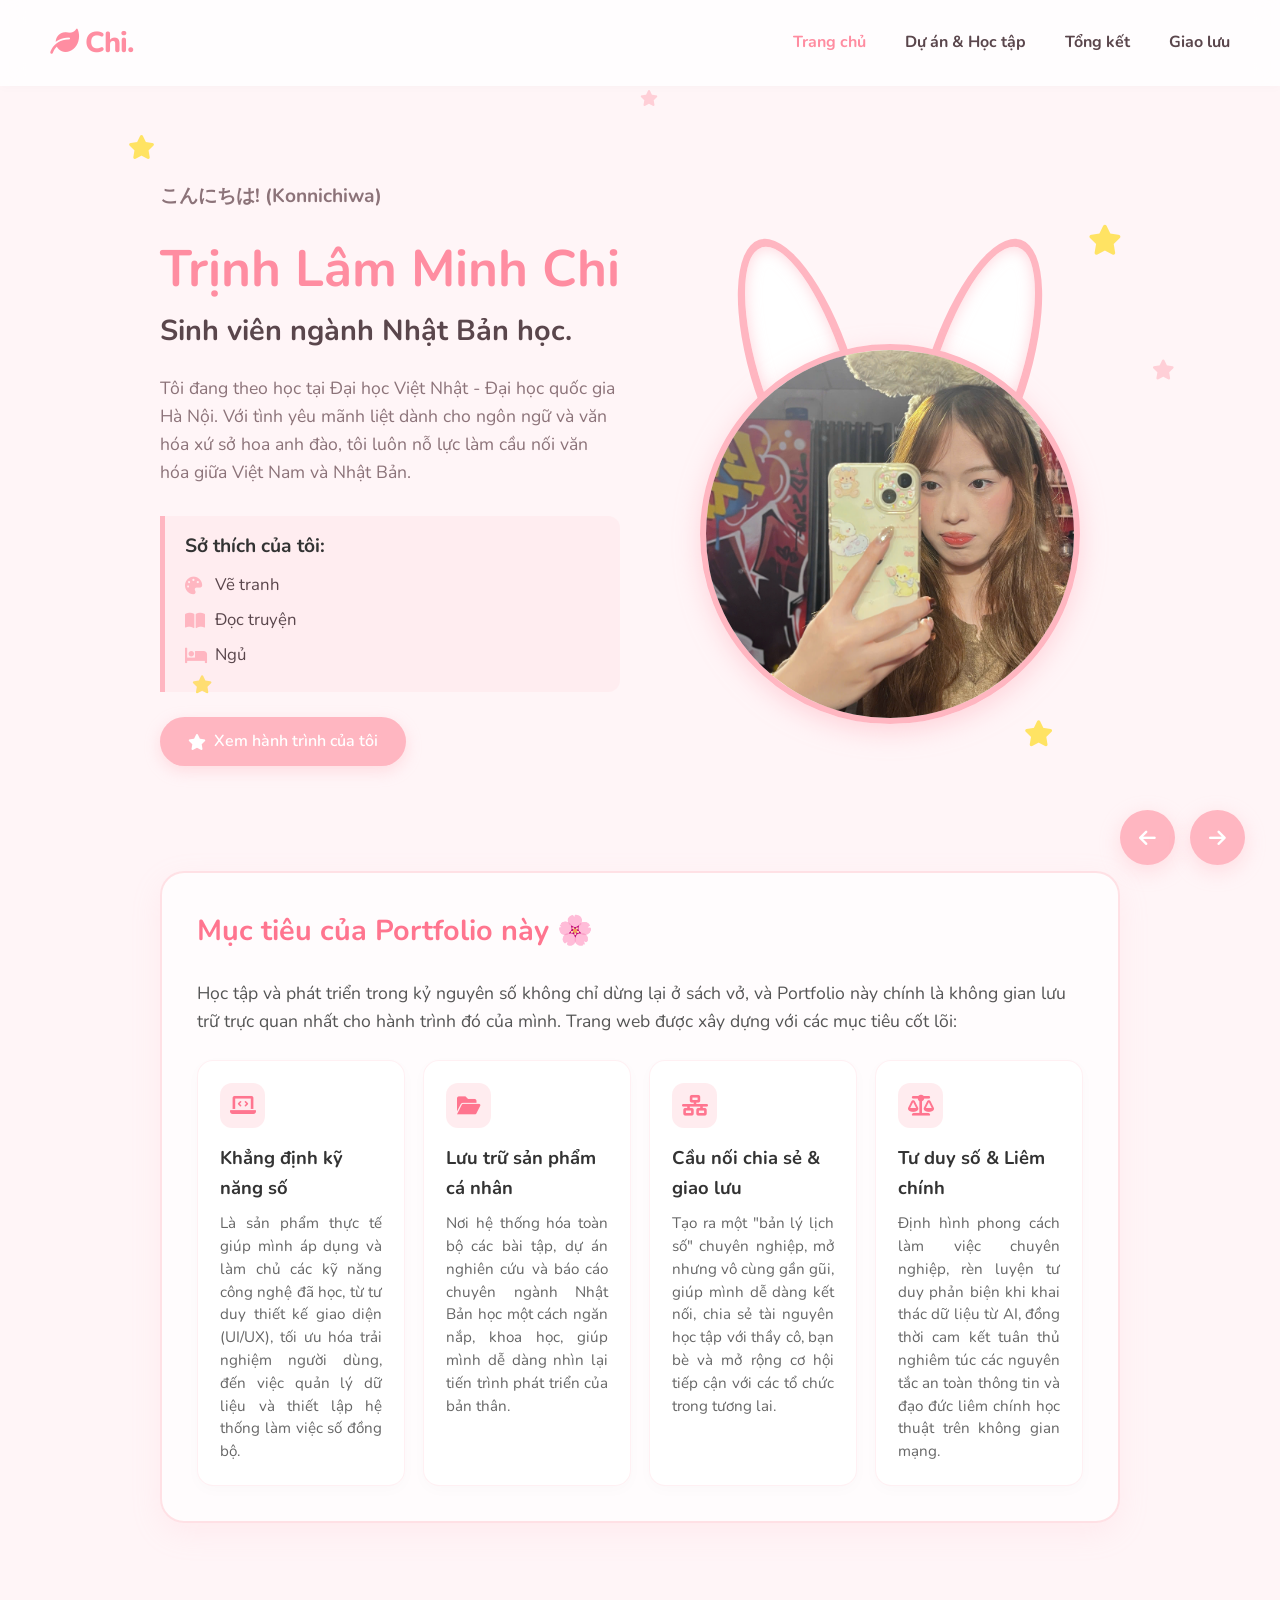
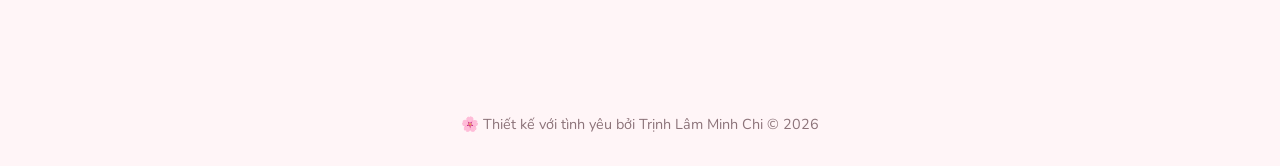
<file: index.html>
<!DOCTYPE html>
<html lang="vi">
<head>
    <meta charset="UTF-8">
    <meta name="viewport" content="width=device-width, initial-scale=1.0">
    <title>Minh Chi | Trang chủ</title>
    <link rel="stylesheet" href="style.css">
    <link rel="stylesheet" href="https://cdnjs.cloudflare.com/ajax/libs/font-awesome/6.0.0/css/all.min.css">
    <style>
        /* CSS VÙNG NỀN VÀ CÁC NGÔI SAO */
        .star-bg {
            position: fixed;
            top: 0;
            left: 0;
            width: 100%;
            height: 100%;
            pointer-events: none;
            z-index: -2;
            overflow: hidden;
        }

        .star {
            position: absolute;
            color: #ffd700;
            opacity: 0.6;
            animation: twinkle 3s infinite ease-in-out alternate;
        }

        @keyframes twinkle {
            0% { transform: scale(0.8); opacity: 0.3; }
            100% { transform: scale(1.2); opacity: 0.9; text-shadow: 0 0 10px #ffd700; }
        }

        .star:nth-child(1) { top: 15%; left: 10%; font-size: 24px; animation-delay: 0s; }
        .star:nth-child(2) { top: 25%; left: 85%; font-size: 30px; animation-delay: 0.5s; }
        .star:nth-child(3) { top: 75%; left: 15%; font-size: 18px; animation-delay: 1s; }
        .star:nth-child(4) { top: 80%; left: 80%; font-size: 26px; animation-delay: 1.5s; }
        .star:nth-child(5) { top: 40%; left: 90%; font-size: 20px; animation-delay: 0.8s; color: #ffb6c1; }
        .star:nth-child(6) { top: 10%; left: 50%; font-size: 16px; animation-delay: 1.2s; color: #ffb6c1; }

        /* NÂNG CẤP KHUNG ẢNH VÀ TAI THỎ CÂN XỨNG */
        .hero {
            display: flex;
            align-items: center;
            justify-content: space-between;
            gap: 40px;
            flex-wrap: wrap; /* Tự động xuống hàng trên màn hình nhỏ */
            margin-bottom: 60px;
        }

        .hero-content {
            flex: 1;
            min-width: 300px;
        }

        .hero-image {
            position: relative;
            display: flex;
            justify-content: center;
            align-items: center;
            flex: 1;
            min-width: 320px;
            margin-top: 120px; /* Tạo khoảng trống phía trên cho đôi tai thỏ lớn */
        }

        /* Tai thỏ: Lòng trong màu trắng, viền màu hồng ngọt ngào */
        .hero-image::before,
        .hero-image::after {
            content: '';
            position: absolute;
            top: -110px; 
            width: 85px; 
            height: 220px; 
            background-color: #ffffff; /* Lòng tai màu trắng */
            border: 8px solid #ffb6c1; /* Viền tai màu hồng dày dặn */
            box-shadow: inset 0 0 15px rgba(255, 182, 193, 0.6); /* Hiệu ứng ửng hồng bên trong */
            border-radius: 50% 50% 50% 50% / 60% 60% 40% 40%;
            z-index: -1;
        }

        .hero-image::before {
            left: calc(50% - 145px);
            transform: rotate(-18deg);
        }

        .hero-image::after {
            right: calc(50% - 145px);
            transform: rotate(18deg);
        }

        /* Ảnh đại diện được phóng to tỉ lệ chuẩn với trang web */
        .hero-image img {
            width: 100%;
            max-width: 380px; /* Kích thước tối đa cực kỳ cân đối trên máy tính */
            height: auto;
            aspect-ratio: 1 / 1; /* Giữ ảnh luôn vuông để bo tròn không bị méo */
            object-fit: cover;
            border-radius: 50%; 
            border: 6px solid #ffb6c1; /* Viền ảnh tone-sur-tone với viền tai thỏ */
            box-shadow: 0 8px 25px rgba(255, 182, 193, 0.5);
            position: relative;
            z-index: 1;
        }

        /* CSS PHẦN SỞ THÍCH */
        .hobbies-section {
            margin: 25px 0;
            padding: 15px 20px;
            background-color: rgba(255, 192, 203, 0.15);
            border-left: 5px solid #ffb6c1;
            border-radius: 0 12px 12px 0;
        }

        .hobbies-section h3 {
            margin-top: 0;
            font-size: 1.2rem;
            color: var(--text-dark, #333);
        }

        .hobbies-section ul {
            list-style: none;
            padding: 0;
            margin: 10px 0 0 0;
        }

        .hobbies-section li {
            margin-bottom: 8px;
            font-size: 1.05rem;
            display: flex;
            align-items: center;
        }
        
        .hobbies-section i {
            width: 30px;
            color: #ffb6c1;
            font-size: 1.1rem;
        }

        /* CSS PHẦN MỤC TIÊU PORTFOLIO - THAY ĐỔI ĐỂ PHÙ HỢP VỚI LƯỚI 4 CỘT CÂN ĐỐI */
        .portfolio-goals {
            background: rgba(255, 255, 255, 0.7);
            backdrop-filter: blur(10px);
            border: 2px solid rgba(255, 182, 193, 0.4);
            border-radius: 24px;
            padding: 35px;
            margin: 40px 0 60px 0;
            box-shadow: 0 10px 30px rgba(255, 182, 193, 0.15);
        }

        .portfolio-goals h2 {
            font-size: 1.8rem;
            color: #ff758f;
            margin-top: 0;
            margin-bottom: 25px;
            display: flex;
            align-items: center;
            gap: 10px;
        }

        .portfolio-goals p.intro-text {
            font-size: 1.1rem;
            line-height: 1.6;
            color: #555;
            margin-bottom: 25px;
        }

        .goals-grid {
            display: grid;
            /* Tự động chuyển đổi linh hoạt: Max 4 cột trên máy tính, co lại trên điện thoại */
grid-template-columns: repeat(4, 1fr);
            gap: 18px;
        }

        .goal-item {
            background: #ffffff;
            border: 1px solid rgba(255, 182, 193, 0.2);
            border-radius: 16px;
            padding: 22px;
            transition: all 0.3s ease;
            box-shadow: 0 4px 15px rgba(0, 0, 0, 0.02);
            display: flex;
            flex-direction: column;
        }

        .goal-item:hover {
            transform: translateY(-5px);
            border-color: #ffb6c1;
            box-shadow: 0 8px 20px rgba(255, 182, 193, 0.25);
        }

        .goal-icon {
            width: 45px;
            height: 45px;
            background: rgba(255, 192, 203, 0.3);
            border-radius: 12px;
            display: flex;
            align-items: center;
            justify-content: center;
            color: #ff758f;
            font-size: 1.3rem;
            margin-bottom: 15px;
            flex-shrink: 0;
        }

        .goal-item h4 {
            margin: 0 0 10px 0;
            font-size: 1.15rem;
            color: #333;
        }

        .goal-item p {
            margin: 0;
            font-size: 0.95rem;
            line-height: 1.5;
            color: #666;
            text-align: justify;
        }

        /* NÚT XEM HÀNH TRÌNH ĐƯỢC CĂN CHỈNH LẠI */
        .hero-content .btn {
            display: inline-flex;
            align-items: center;
            gap: 8px;
            padding: 12px 28px;
            background: #ffb6c1;
            color: white;
            border-radius: 30px;
            text-decoration: none;
            font-weight: 600;
            box-shadow: 0 5px 15px rgba(255, 182, 193, 0.4);
            transition: all 0.3s ease;
        }
        .hero-content .btn:hover {
            background: #ff8da1;
            transform: translateY(-3px);
            box-shadow: 0 8px 20px rgba(255, 182, 193, 0.6);
        }

        /* CSS NÚT CHUYỂN TRANG FIXED */
        .page-arrows{
            position: fixed;
            bottom: 35px;
            right: 35px;
            display: flex;
            gap: 15px;
            z-index: 9999;
        }

        .arrow-btn{
            width: 55px;
            height: 55px;
            border-radius: 50%;
            background: #ffb6c1;
            color: white;
            display: flex;
            align-items: center;
            justify-content: center;
            text-decoration: none;
            font-size: 1.2rem;
            box-shadow: 0 6px 20px rgba(255,182,193,0.4);
            transition: 0.35s ease;
            cursor: pointer;
        }

        .arrow-btn:hover{
            transform: translateY(-5px) scale(1.08);
            background: #ff8da1;
        }

        body{
            animation: pageIn .5s ease;
        }

        body.page-out{
            animation: pageOut .5s ease forwards;
        }

        @keyframes pageIn{
            from{ opacity:0; transform:translateX(40px); }
            to{ opacity:1; transform:translateX(0); }
        }

        @keyframes pageOut{
            from{ opacity:1; transform:translateX(0); }
            to{ opacity:0; transform:translateX(-40px); }
        }
    </style>
</head>
<body>
    <div class="star-bg">
        <i class="fa-solid fa-star star"></i>
        <i class="fa-solid fa-star star"></i>
        <i class="fa-solid fa-star star"></i>
        <i class="fa-solid fa-star star"></i>
        <i class="fa-solid fa-star star"></i>
        <i class="fa-solid fa-star star"></i>
    </div>

    <nav>
        <div class="logo"><i class="fa-solid fa-leaf" style="color: var(--accent);"></i> Chi.</div>
        <div class="nav-links">
            <a href="index.html" class="active">Trang chủ</a>
            <a href="projects.html">Dự án & Học tập</a>
            <a href="summary.html">Tổng kết</a>
            <a href="contact.html">Giao lưu</a>
        </div>
    </nav>

    <div class="container">
        <!-- SECTION HERO (GIỚI THIỆU CHÍNH) -->
        <section class="hero">
            <div class="hero-content">
                <p style="color: var(--text-muted); font-size: 1.2rem; font-weight: 700;">こんにちは! (Konnichiwa)</p>
                <h1>Trịnh Lâm Minh Chi</h1>
                <h2>Sinh viên ngành Nhật Bản học.</h2>
                <p>Tôi đang theo học tại Đại học Việt Nhật - Đại học quốc gia Hà Nội. Với tình yêu mãnh liệt dành cho ngôn ngữ và văn hóa xứ sở hoa anh đào, tôi luôn nỗ lực làm cầu nối văn hóa giữa Việt Nam và Nhật Bản.</p>
                
                <div class="hobbies-section">
                    <h3>Sở thích của tôi:</h3>
                    <ul>
                        <li><i class="fa-solid fa-palette"></i> Vẽ tranh</li>
                        <li><i class="fa-solid fa-book-open"></i> Đọc truyện</li>
                        <li><i class="fa-solid fa-bed"></i> Ngủ</li>
                    </ul>
                </div>

                <a href="projects.html" class="btn"><i class="fa-solid fa-star"></i> Xem hành trình của tôi</a>
            </div>
            <div class="hero-image">
                <img src="me.jpg" alt="Minh Chi">
            </div>
        </section>

        <!-- SECTION MỤC TIÊU PORTFOLIO CHỨA 4 CỤC CÂN ĐỐI TUYỆT ĐỐI -->
        <section class="portfolio-goals">
            <h2>Mục tiêu của Portfolio này 🌸</h2>
            <p class="intro-text">Học tập và phát triển trong kỷ nguyên số không chỉ dừng lại ở sách vở, và Portfolio này chính là không gian lưu trữ trực quan nhất cho hành trình đó của mình. Trang web được xây dựng với các mục tiêu cốt lõi:</p>
            
            <div class="goals-grid">
                <!-- Cục 1 -->
                <div class="goal-item">
                    <div class="goal-icon">
                        <i class="fa-solid fa-laptop-code"></i>
                    </div>
                    <h4>Khẳng định kỹ năng số</h4>
                    <p>Là sản phẩm thực tế giúp mình áp dụng và làm chủ các kỹ năng công nghệ đã học, từ tư duy thiết kế giao diện (UI/UX), tối ưu hóa trải nghiệm người dùng, đến việc quản lý dữ liệu và thiết lập hệ thống làm việc số đồng bộ.</p>
                </div>

                <!-- Cục 2 -->
                <div class="goal-item">
                    <div class="goal-icon">
                        <i class="fa-solid fa-folder-open"></i>
                    </div>
                    <h4>Lưu trữ sản phẩm cá nhân</h4>
                    <p>Nơi hệ thống hóa toàn bộ các bài tập, dự án nghiên cứu và báo cáo chuyên ngành Nhật Bản học một cách ngăn nắp, khoa học, giúp mình dễ dàng nhìn lại tiến trình phát triển của bản thân.</p>
                </div>

                <!-- Cục 3 -->
                <div class="goal-item">
                    <div class="goal-icon">
                        <i class="fa-solid fa-network-wired"></i>
                    </div>
                    <h4>Cầu nối chia sẻ & giao lưu</h4>
                    <p>Tạo ra một "bản lý lịch số" chuyên nghiệp, mở nhưng vô cùng gần gũi, giúp mình dễ dàng kết nối, chia sẻ tài nguyên học tập với thầy cô, bạn bè và mở rộng cơ hội tiếp cận với các tổ chức trong tương lai.</p>
                </div>

                <!-- Cục 4 (MỚI BỊA RA THÊM ĐỂ ĐẢM BẢO LƯỚI ĐẸP CÂN ĐỐI) -->
                <div class="goal-item">
                    <div class="goal-icon">
                        <i class="fa-solid fa-scale-balanced"></i>
                    </div>
                    <h4>Tư duy số & Liêm chính</h4>
                    <p>Định hình phong cách làm việc chuyên nghiệp, rèn luyện tư duy phản biện khi khai thác dữ liệu từ AI, đồng thời cam kết tuân thủ nghiêm túc các nguyên tắc an toàn thông tin và đạo đức liêm chính học thuật trên không gian mạng.</p>
                </div>
            </div>
        </section>
    </div>

    <!-- ĐIỀU HƯỚNG TRANG FIXED NẰM GÓC DƯỚI -->
    <div class="page-arrows">
        <a id="prevPage" class="arrow-btn">
            <i class="fa-solid fa-arrow-left"></i>
        </a>
        <a id="nextPage" class="arrow-btn">
            <i class="fa-solid fa-arrow-right"></i>
        </a>
    </div>

    <footer>
        <p>🌸 Thiết kế với tình yêu bởi Trịnh Lâm Minh Chi © 2026</p>
    </footer>

    <script>
        const pages = [
            "index.html",
            "projects.html",
            "summary.html",
            "contact.html"
        ];

        const current = window.location.pathname.split("/").pop() || "index.html";
        let currentIndex = pages.indexOf(current);
        if(currentIndex === -1) currentIndex = 0;

        const prevIndex = (currentIndex - 1 + pages.length) % pages.length;
        const nextIndex = (currentIndex + 1) % pages.length;

        document.getElementById("prevPage").href = pages[prevIndex];
        document.getElementById("nextPage").href = pages[nextIndex];

        document.querySelectorAll(".arrow-btn").forEach(btn=>{
            btn.addEventListener("click", function(e){
                e.preventDefault();
                document.body.classList.add("page-out");
                const target = this.href;
                setTimeout(()=>{
                    window.location.href = target;
                }, 450);
            });
        });
    </script>
</body>
</html>
</file>
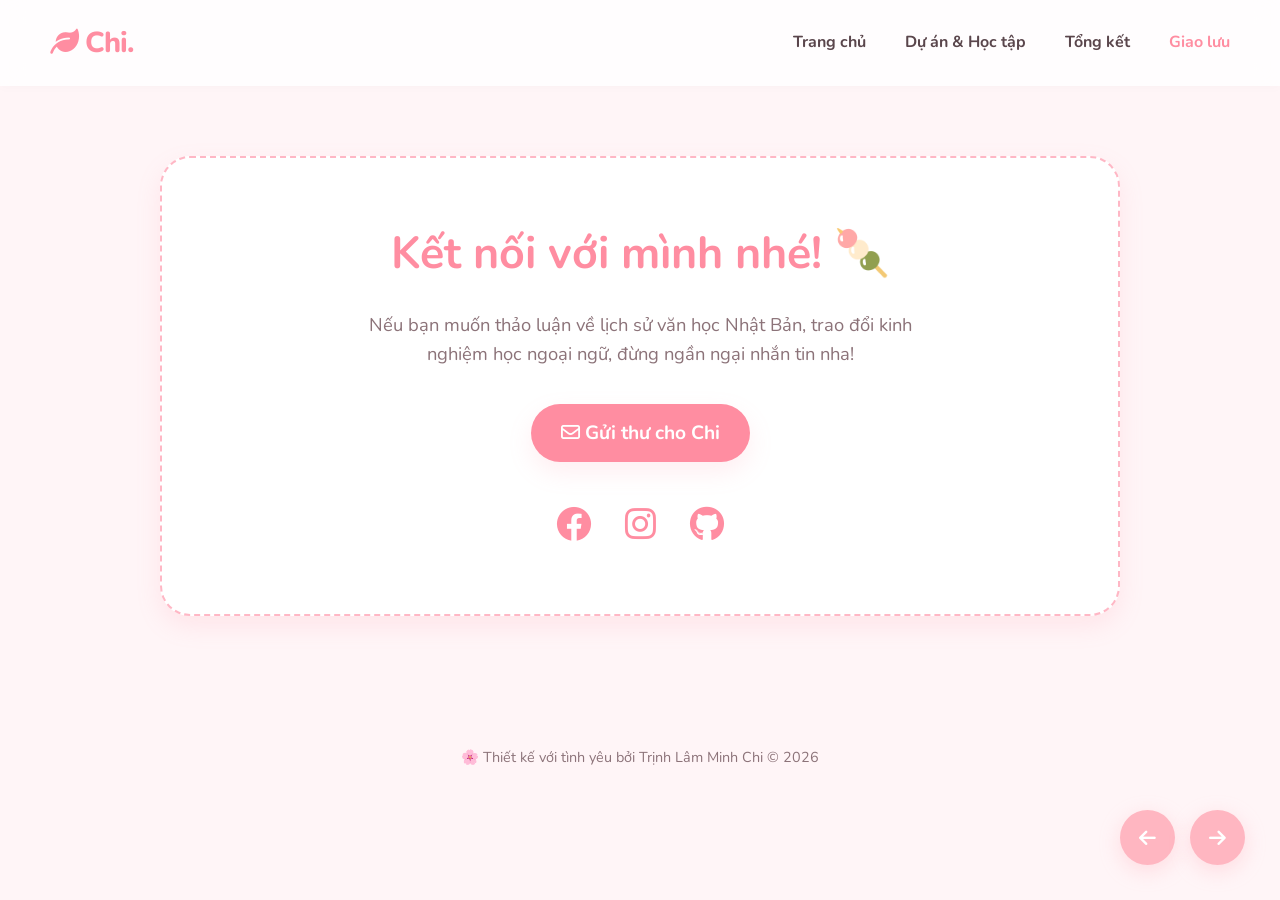
<file: contact.html>
<!DOCTYPE html>
<html lang="vi">
<head>
    <meta charset="UTF-8">
    <meta name="viewport" content="width=device-width, initial-scale=1.0">
    <title>Minh Chi | Giao lưu</title>
    <link rel="stylesheet" href="style.css">
    <link rel="stylesheet" href="https://cdnjs.cloudflare.com/ajax/libs/font-awesome/6.0.0/css/all.min.css">
    <style>
        .contact-box {
            text-align: center;
            padding: 60px 40px;
            background: var(--bg-card);
            border-radius: 30px;
            margin-top: 20px;
            box-shadow: var(--shadow);
            border: 2px dashed #ffb7c5;
            position: relative;
            z-index: 10;
        }
        .social-icons {
            margin-top: 35px;
        }
        .social-icons a {
            color: var(--accent);
            font-size: 2.2rem;
            margin: 0 15px;
            transition: var(--transition);
            display: inline-block;
        }
        .social-icons a:hover {
            color: var(--accent-hover);
            transform: translateY(-5px);
        }

        /* --- PHẦN STYLE CHO ĐIỀU HƯỚNG TRANG & KIỂU CHUYỂN TRANG --- */
        .page-arrows{
            position: fixed;
            bottom: 35px;
            right: 35px;
            display: flex;
            gap: 15px;
            z-index: 9999;
        }

        .arrow-btn{
            width: 55px;
            height: 55px;
            border-radius: 50%;
            background: #ffb6c1;
            color: white;
            display: flex;
            align-items: center;
            justify-content: center;
            text-decoration: none;
            font-size: 1.2rem;
            box-shadow: 0 6px 20px rgba(255,182,193,0.4);
            transition: 0.35s ease;
            cursor: pointer;
        }

        .arrow-btn:hover{
            transform: translateY(-5px) scale(1.08);
            background: #ff8da1;
        }

        body{
            animation: pageIn .5s ease;
            overflow-x: hidden;
        }

        body.page-out{
            animation: pageOut .5s ease forwards;
        }

        @keyframes pageIn{
            from{ opacity:0; transform:translateX(40px); }
            to{ opacity:1; transform:translateX(0); }
        }

        @keyframes pageOut{
            from{ opacity:1; transform:translateX(0); }
            to{ opacity:0; transform:translateX(-40px); }
        }

        /* --- HIỆU ỨNG BACKGROUND CỎ BỐN LÁ --- */
        .clover-bg {
            position: fixed;
            top: 0;
            left: 0;
            width: 100%;
            height: 100%;
            pointer-events: none;
            z-index: 1;
            overflow: hidden;
        }

        .clover-item {
            position: absolute;
            fill: #98db9d; /* Tông màu xanh lá pastel dịu nhẹ */
            opacity: 0;
            animation: cloverFloat 7s infinite ease-in-out;
        }

        @keyframes cloverFloat {
            0%, 100% {
                transform: scale(0.5) translateY(15px) rotate(0deg);
                opacity: 0;
            }
            50% {
                transform: scale(1) translateY(-15px) rotate(30deg);
                opacity: 0.7;
                filter: drop-shadow(0 4px 10px rgba(152, 219, 157, 0.25));
            }
        }

        /* Định vị ngẫu nhiên và TĂNG KÍCH THƯỚC cỏ bốn lá to rõ hơn hẳn */
        .clover-item:nth-child(1) { top: 15%; left: 7%; width: 55px; height: 55px; animation-delay: 0s; }
        .clover-item:nth-child(2) { top: 25%; left: 13%; width: 32px; height: 32px; animation-delay: 1.5s; }
        .clover-item:nth-child(3) { top: 18%; left: 85%; width: 64px; height: 64px; animation-delay: 0.8s; }
        .clover-item:nth-child(4) { top: 35%; left: 90%; width: 42px; height: 42px; animation-delay: 3.2s; }
        .clover-item:nth-child(5) { top: 70%; left: 8%; width: 50px; height: 50px; animation-delay: 2.4s; }
        .clover-item:nth-child(6) { top: 82%; left: 15%; width: 35px; height: 35px; animation-delay: 4.1s; }
        .clover-item:nth-child(7) { top: 75%; left: 82%; width: 60px; height: 60px; animation-delay: 1.9s; }
        .clover-item:nth-child(8) { top: 60%; left: 88%; width: 32px; height: 32px; animation-delay: 5s; }
        .clover-item:nth-child(9) { top: 48%; left: 5%; width: 45px; height: 45px; animation-delay: 3.7s; }
        .clover-item:nth-child(10) { top: 8%; left: 50%; width: 48px; height: 48px; animation-delay: 2.8s; }
    </style>
</head>
<body>

    <div class="clover-bg">
        <svg class="clover-item" viewBox="0 0 100 100"><path d="M50 50 C40 30, 25 35, 35 50 C25 65, 40 70, 50 60 C60 70, 75 65, 65 50 C75 35, 60 30, 50 40 G M50 60 Q48 85, 40 95 Q43 95, 52 60 Z" /></svg>
        <svg class="clover-item" viewBox="0 0 100 100"><path d="M50 50 C40 30, 25 35, 35 50 C25 65, 40 70, 50 60 C60 70, 75 65, 65 50 C75 35, 60 30, 50 40 G M50 60 Q48 85, 40 95 Q43 95, 52 60 Z" /></svg>
        <svg class="clover-item" viewBox="0 0 100 100"><path d="M50 50 C40 30, 25 35, 35 50 C25 65, 40 70, 50 60 C60 70, 75 65, 65 50 C75 35, 60 30, 50 40 G M50 60 Q48 85, 40 95 Q43 95, 52 60 Z" /></svg>
        <svg class="clover-item" viewBox="0 0 100 100"><path d="M50 50 C40 30, 25 35, 35 50 C25 65, 40 70, 50 60 C60 70, 75 65, 65 50 C75 35, 60 30, 50 40 G M50 60 Q48 85, 40 95 Q43 95, 52 60 Z" /></svg>
        <svg class="clover-item" viewBox="0 0 100 100"><path d="M50 50 C40 30, 25 35, 35 50 C25 65, 40 70, 50 60 C60 70, 75 65, 65 50 C75 35, 60 30, 50 40 G M50 60 Q48 85, 40 95 Q43 95, 52 60 Z" /></svg>
        <svg class="clover-item" viewBox="0 0 100 100"><path d="M50 50 C40 30, 25 35, 35 50 C25 65, 40 70, 50 60 C60 70, 75 65, 65 50 C75 35, 60 30, 50 40 G M50 60 Q48 85, 40 95 Q43 95, 52 60 Z" /></svg>
        <svg class="clover-item" viewBox="0 0 100 100"><path d="M50 50 C40 30, 25 35, 35 50 C25 65, 40 70, 50 60 C60 70, 75 65, 65 50 C75 35, 60 30, 50 40 G M50 60 Q48 85, 40 95 Q43 95, 52 60 Z" /></svg>
        <svg class="clover-item" viewBox="0 0 100 100"><path d="M50 50 C40 30, 25 35, 35 50 C25 65, 40 70, 50 60 C60 70, 75 65, 65 50 C75 35, 60 30, 50 40 G M50 60 Q48 85, 40 95 Q43 95, 52 60 Z" /></svg>
        <svg class="clover-item" viewBox="0 0 100 100"><path d="M50 50 C40 30, 25 35, 35 50 C25 65, 40 70, 50 60 C60 70, 75 65, 65 50 C75 35, 60 30, 50 40 G M50 60 Q48 85, 40 95 Q43 95, 52 60 Z" /></svg>
        <svg class="clover-item" viewBox="0 0 100 100"><path d="M50 50 C40 30, 25 35, 35 50 C25 65, 40 70, 50 60 C60 70, 75 65, 65 50 C75 35, 60 30, 50 40 G M50 60 Q48 85, 40 95 Q43 95, 52 60 Z" /></svg>
    </div>

    <nav>
        <div class="logo"><i class="fa-solid fa-leaf" style="color: var(--accent);"></i> Chi.</div>
        <div class="nav-links">
            <a href="index.html">Trang chủ</a>
            <a href="projects.html">Dự án & Học tập</a>
            <a href="summary.html">Tổng kết</a>
            <a href="contact.html" class="active">Giao lưu</a>
        </div>
    </nav>

    <div class="container">
        <div class="contact-box">
            <h2 style="font-size: 2.8rem; margin-bottom: 20px; color: var(--accent);">Kết nối với mình nhé! 🍡</h2>
            <p style="color: var(--text-muted); font-size: 1.15rem; max-width: 600px; margin: 0 auto 35px;">
                Nếu bạn muốn thảo luận về lịch sử văn học Nhật Bản, trao đổi kinh nghiệm học ngoại ngữ, đừng ngần ngại nhắn tin nha!
            </p>
            <a href="mailto:25111038@st.vju.ac.vn" class="btn" style="font-size: 1.2rem;"><i class="fa-regular fa-envelope"></i> Gửi thư cho Chi</a>
            
            <div class="social-icons">
                <a href="#"><i class="fa-brands fa-facebook"></i></a>
                <a href="#"><i class="fa-brands fa-instagram"></i></a>
                <a href="#"><i class="fa-brands fa-github"></i></a>
            </div>
        </div>
    </div>

    <div class="page-arrows">
        <a id="prevPage" class="arrow-btn">
            <i class="fa-solid fa-arrow-left"></i>
        </a>
        <a id="nextPage" class="arrow-btn">
            <i class="fa-solid fa-arrow-right"></i>
        </a>
    </div>

    <footer>
        <p>🌸 Thiết kế với tình yêu bởi Trịnh Lâm Minh Chi © 2026</p>
    </footer>

    <script>
    const pages = [
        "index.html",
        "projects.html",
        "summary.html",
        "contact.html"
    ];

    const current = window.location.pathname.split("/").pop() || "contact.html";
    const currentIndex = pages.indexOf(current);

    const prevIndex = (currentIndex - 1 + pages.length) % pages.length;
    const nextIndex = (currentIndex + 1) % pages.length;

    document.getElementById("prevPage").href = pages[prevIndex];
    document.getElementById("nextPage").href = pages[nextIndex];

    document.querySelectorAll(".arrow-btn").forEach(btn=>{
        btn.addEventListener("click", function(e){
            e.preventDefault();
            document.body.classList.add("page-out");
            const target = this.href;
            setTimeout(()=>{
                window.location.href = target;
            }, 450);
        });
    });
    </script>
</body>
</html>
</file>
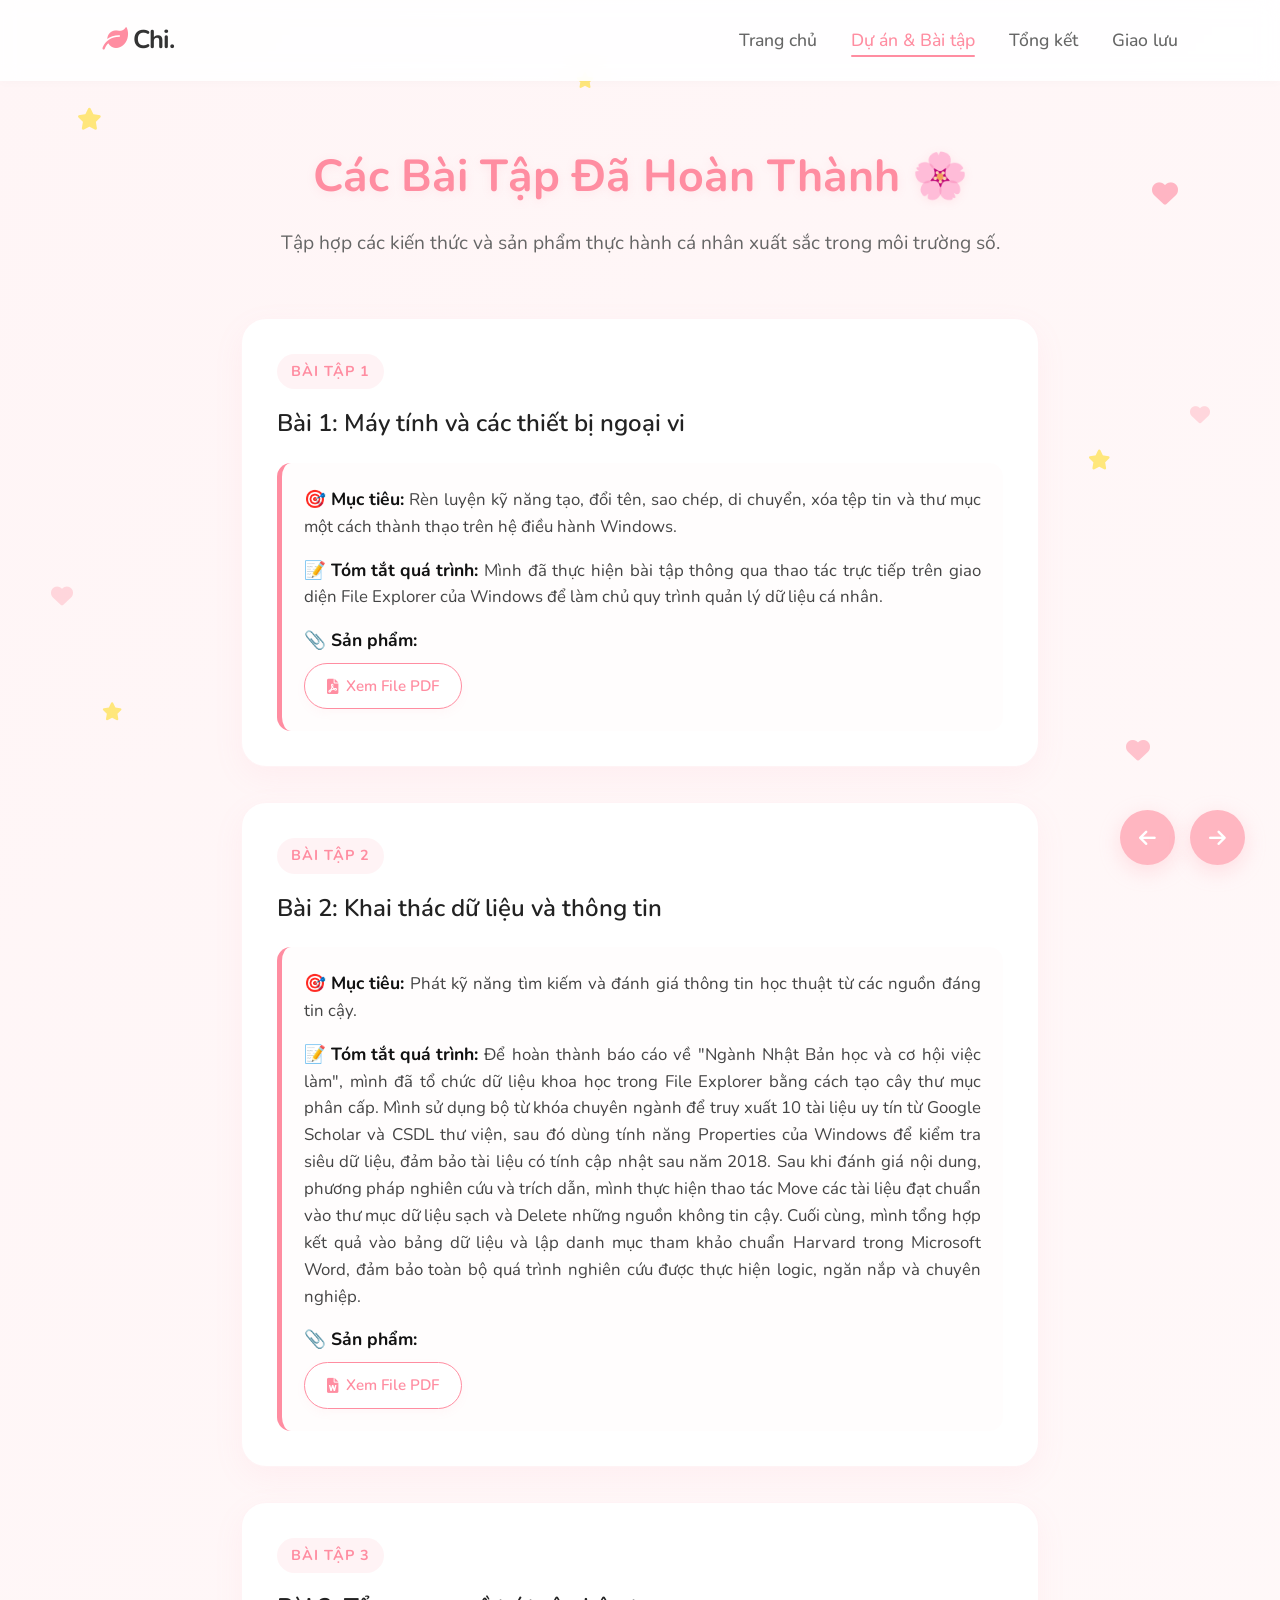
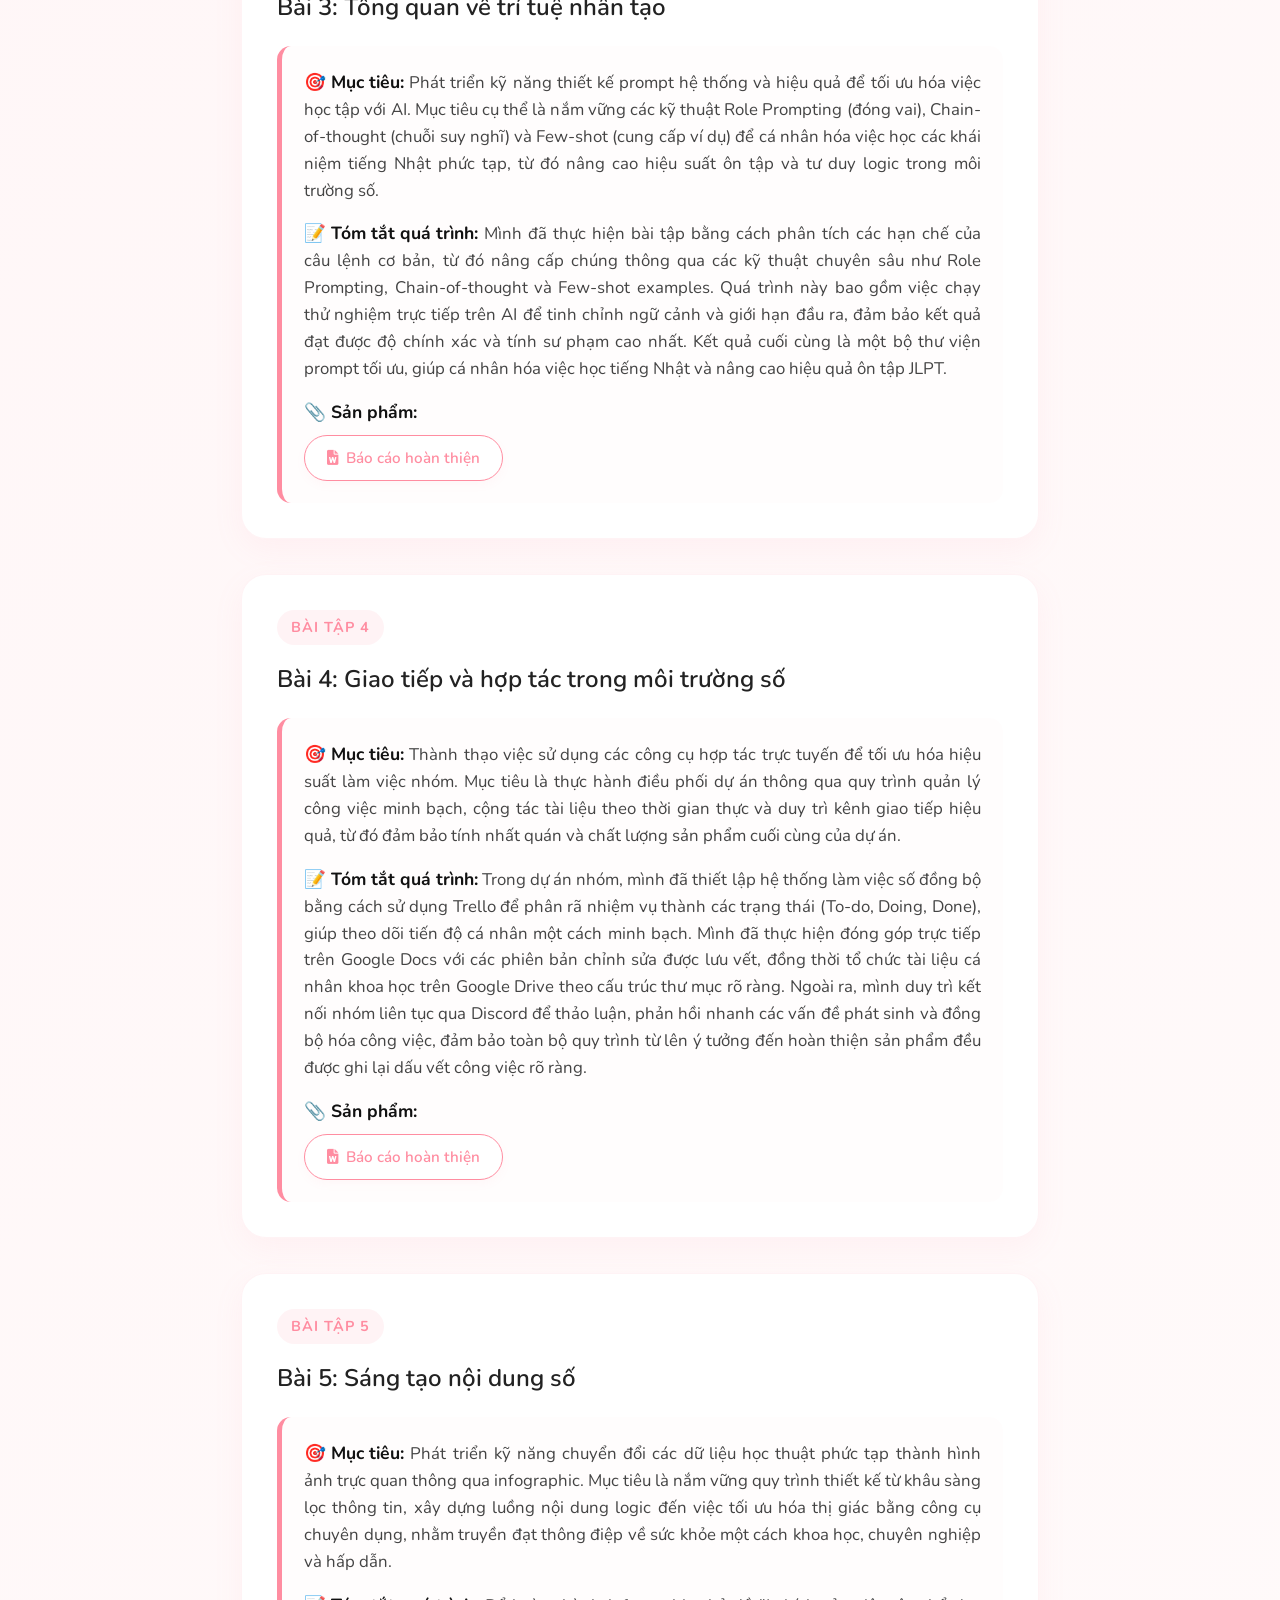
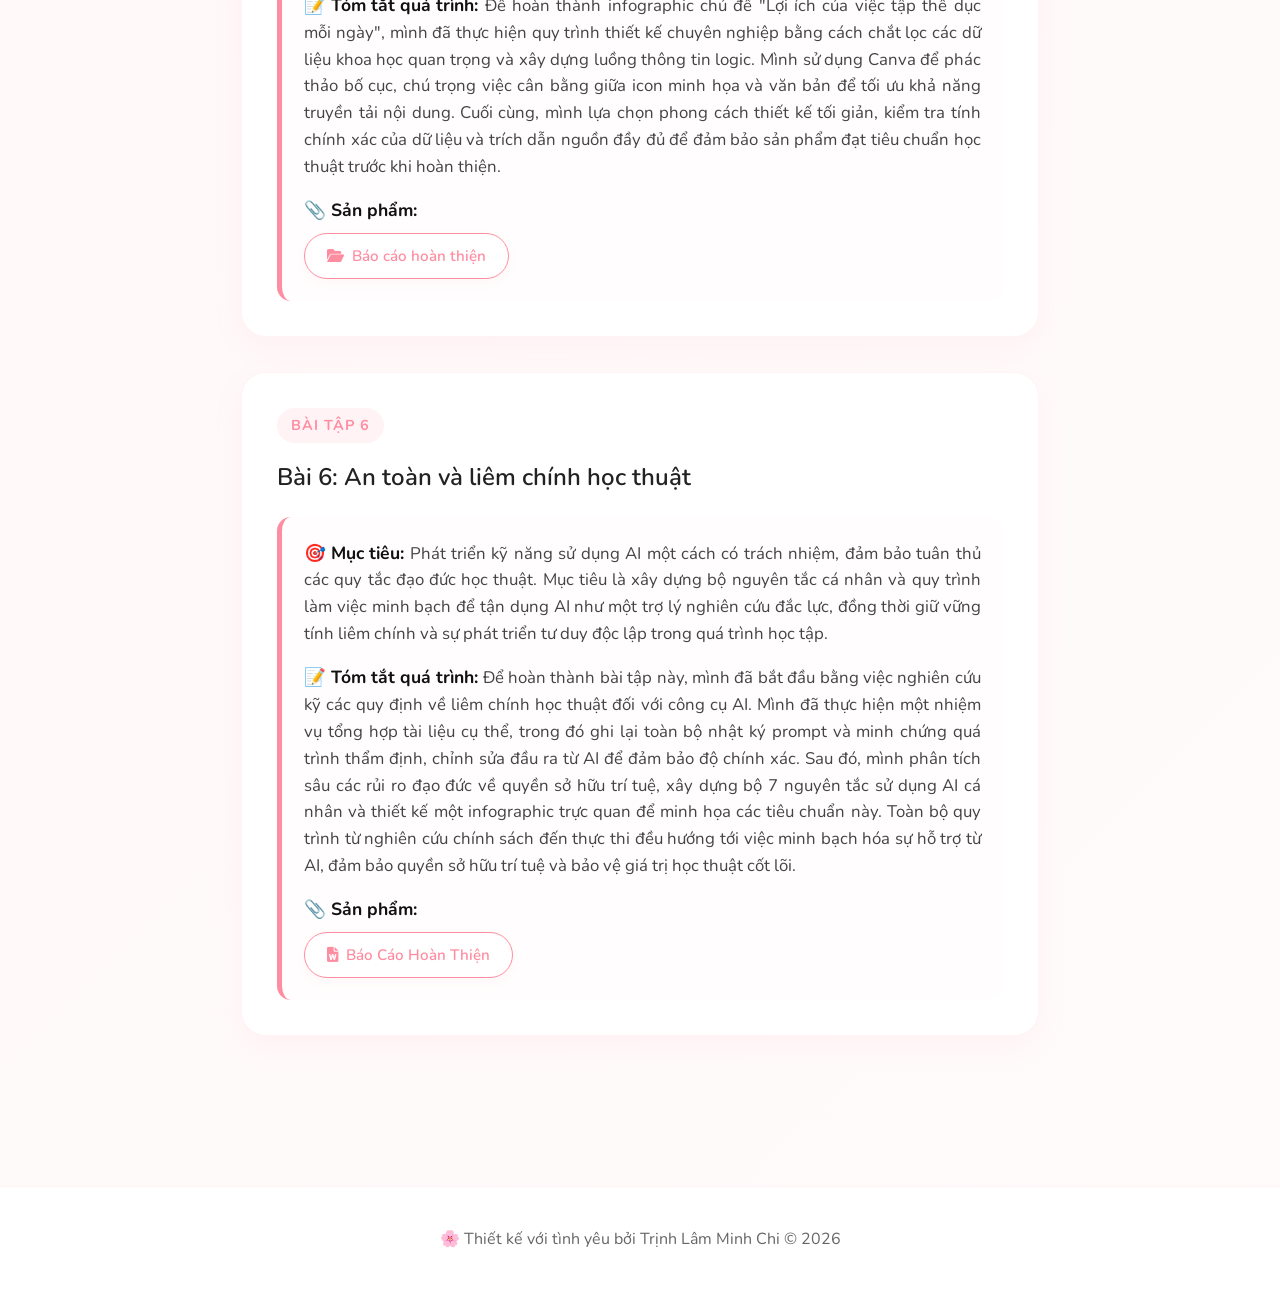
<file: projects.html>
<!DOCTYPE html>
<html lang="vi">
<head>
    <meta charset="UTF-8">
    <meta name="viewport" content="width=device-width, initial-scale=1.0">
    <title>Minh Chi | Dự án & Bài tập</title>
    <link rel="stylesheet" href="style.css">
    <link rel="stylesheet" href="https://cdnjs.cloudflare.com/ajax/libs/font-awesome/6.0.0/css/all.min.css">
    <style>
        /* Khai báo hệ biến màu sắc đồng bộ, sang trọng */
        :root {
            --accent: #ff8da1;
            --accent-hover: #ff6b84;
            --bg-gradient: linear-gradient(135deg, #fff5f6 0%, #fffbfb 100%);
            --card-bg: #ffffff;
            --text-main: #333333;
            --text-muted: #666666;
            --shadow: 0 10px 30px rgba(255, 141, 161, 0.08);
            --shadow-hover: 0 15px 35px rgba(255, 141, 161, 0.18);
            --transition: all 0.3s cubic-bezier(0.25, 0.8, 0.25, 1);
        }

        body {
            font-family: 'Segoe UI', Tahoma, Geneva, Verdana, sans-serif;
            background: var(--bg-gradient);
            color: var(--text-main);
            margin: 0;
            padding: 0;
            line-height: 1.6;
            animation: pageIn .5s ease;
        }

        body.page-out{
            animation: pageOut .5s ease forwards;
        }

        /* CSS VÙNG NỀN VÀ HIỆU ỨNG TRÁI TIM + NGÔI SAO LẤP LÁNH */
        .star-bg {
            position: fixed;
            top: 0;
            left: 0;
            width: 100%;
            height: 100%;
            pointer-events: none;
            z-index: -2;
            overflow: hidden;
        }

        .star, .heart {
            position: absolute;
            opacity: 0.5;
            animation: twinkle 3.5s infinite ease-in-out alternate;
        }

        .star {
            color: #ffd700;
        }

        .heart {
            color: #ffb6c1;
        }

        @keyframes twinkle {
            0% { 
                transform: scale(0.8) translateY(0); 
                opacity: 0.3; 
            }
            100% { 
                transform: scale(1.15) translateY(-10px); 
                opacity: 0.85; 
                text-shadow: 0 0 12px currentColor; 
            }
        }

        /* Định vị các vị trí ngôi sao và trái tim xen kẽ xung quanh màn hình */
        .star:nth-child(1) { top: 12%; left: 6%; font-size: 22px; animation-delay: 0s; }
        .heart:nth-child(2) { top: 20%; left: 90%; font-size: 26px; animation-delay: 0.5s; color: #ff758f; }
        .star:nth-child(3) { top: 78%; left: 8%; font-size: 18px; animation-delay: 1s; }
        .heart:nth-child(4) { top: 82%; left: 88%; font-size: 24px; animation-delay: 1.5s; color: #ff8da1; }
        .heart:nth-child(5) { top: 45%; left: 93%; font-size: 20px; animation-delay: 0.8s; }
        .star:nth-child(6) { top: 8%; left: 45%; font-size: 16px; animation-delay: 1.2s; }
        .heart:nth-child(7) { top: 65%; left: 4%; font-size: 22px; animation-delay: 2s; color: #ffb6c1; }
        .star:nth-child(8) { top: 50%; left: 85%; font-size: 20px; animation-delay: 0.3s; }

        /* Tối ưu thanh điều hướng Navbar */
        nav {
            display: flex;
            justify-content: space-between;
            align-items: center;
            padding: 20px 8%;
            background: rgba(255, 255, 255, 0.9);
            backdrop-filter: blur(10px);
            box-shadow: 0 2px 10px rgba(0,0,0,0.02);
            position: sticky;
            top: 0;
            z-index: 1000;
        }
        .logo {
            font-size: 1.6rem;
            font-weight: 700;
            color: var(--text-main);
        }
        .nav-links a {
            margin-left: 30px;
            text-decoration: none;
            color: var(--text-muted);
            font-weight: 500;
            font-size: 1.1rem; 
            transition: var(--transition);
            position: relative;
            padding: 5px 0;
        }
        .nav-links a:hover, .nav-links a.active {
            color: var(--accent);
        }
        .nav-links a.active::after {
            content: '';
            position: absolute;
            bottom: 0;
            left: 0;
            width: 100%;
            height: 2px;
            background: var(--accent);
            border-radius: 2px;
        }

        /* Container tổng thể */
        .container {
            max-width: 900px; /* Thu hẹp lại một chút để đọc dọc cân đối hơn */
            margin: 0 auto;
            padding: 60px 4% 100px 4%;
        }

        .header-section {
            text-align: center;
            margin-bottom: 50px;
        }
        
        .header-section h1 {
            color: var(--accent);
            font-size: 2.8rem;
            margin-bottom: 15px;
            text-shadow: 0 2px 10px rgba(255, 141, 161, 0.15);
        }
        
        .header-section p {
            font-size: 1.2rem; 
        }

        /* Thay đổi từ hàng ngang sang hàng dọc flex-direction: column */
        .grid {
            display: flex;
            flex-direction: column;
            gap: 35px;
            padding-top: 10px;
        }

        /* Làm mới thiết kế Card - Bỏ giới hạn min-width/max-width để tự co giãn dọc */
        .card {
            width: 100%;
            background: var(--card-bg);
            border-radius: 25px;
            padding: 35px;
            box-shadow: var(--shadow);
            transition: var(--transition);
            border: 1px solid rgba(255, 141, 161, 0.1);
            box-sizing: border-box;
        }

        .card:hover {
            transform: translateY(-5px) scale(1.01);
            box-shadow: var(--shadow-hover);
            border-color: rgba(255, 141, 161, 0.3);
        }

        .card-tag {
            align-self: flex-start;
            font-size: 0.9rem; 
            text-transform: uppercase;
            letter-spacing: 1px;
            font-weight: 700;
            color: var(--accent);
            background: rgba(255, 141, 161, 0.1);
            padding: 6px 14px;
            border-radius: 30px;
            display: inline-block;
            margin-bottom: 15px;
        }

        .card h4 {
            font-size: 1.5rem; 
            margin: 0 0 20px 0;
            color: #222;
            font-weight: 600;
        }

        /* Hộp chi tiết nội dung */
        .project-details {
            background: rgba(255, 141, 161, 0.02);
            padding: 22px;
            border-radius: 14px;
            border-left: 5px solid var(--accent);
        }
        .project-details p {
            margin: 0 0 15px 0;
            font-size: 1.05rem; 
            color: #444;
            text-align: justify;
        }
        .project-details p:last-child {
            margin-bottom: 0;
        }
        .project-details strong {
            color: #111;
            display: inline-flex;
            align-items: center;
            gap: 6px;
            font-size: 1.1rem; 
        }

        /* Nút đính kèm tệp */
        .attachment-link {
            display: inline-flex;
            align-items: center;
            gap: 8px;
            margin-top: 8px;
            padding: 10px 22px;
            background: #fff;
            border: 1px solid var(--accent);
            color: var(--accent);
            border-radius: 30px;
            text-decoration: none;
            font-weight: 600;
            font-size: 0.95rem; 
            transition: var(--transition);
            box-shadow: 0 4px 10px rgba(255, 141, 161, 0.05);
        }
        .attachment-link:hover {
            background: var(--accent);
            color: #fff;
            transform: scale(1.03);
            box-shadow: 0 6px 15px rgba(255, 141, 161, 0.2);
        }

        /* ĐIỀU HƯỚNG MŨI TÊN TRANG NẰM CỐ ĐỊNH */
        .page-arrows {
            position: fixed;
            bottom: 35px;
            right: 35px;
            display: flex;
            gap: 15px;
            z-index: 9999;
        }

        .arrow-btn {
            width: 55px;
            height: 55px;
            border-radius: 50%;
            background: #ffb6c1;
            color: white;
            display: flex;
            align-items: center;
            justify-content: center;
            text-decoration: none;
            font-size: 1.2rem;
            box-shadow: 0 6px 20px rgba(255,182,193,0.4);
            transition: 0.35s ease;
            cursor: pointer;
        }

        .arrow-btn:hover {
            transform: translateY(-5px) scale(1.08);
            background: #ff8da1;
        }

        footer {
            text-align: center;
            padding: 40px 0;
            color: var(--text-muted);
            font-size: 1rem; 
            border-top: 1px solid rgba(255, 141, 161, 0.1);
            background: #fff;
            position: relative;
        }

        @keyframes pageIn {
            from { opacity: 0; transform: translateX(40px); }
            to { opacity: 1; transform: translateX(0); }
        }

        @keyframes pageOut {
            from { opacity: 1; transform: translateX(0); }
            to { opacity: 0; transform: translateX(-40px); }
        }
    </style>
</head>
<body>
    <div class="star-bg">
        <i class="fa-solid fa-star star"></i>
        <i class="fa-solid fa-heart heart"></i>
        <i class="fa-solid fa-star star"></i>
        <i class="fa-solid fa-heart heart"></i>
        <i class="fa-solid fa-heart heart"></i>
        <i class="fa-solid fa-star star"></i>
        <i class="fa-solid fa-heart heart"></i>
        <i class="fa-solid fa-star star"></i>
    </div>

    <nav>
        <div class="logo"><i class="fa-solid fa-leaf" style="color: var(--accent);"></i> Chi.</div>
        <div class="nav-links">
            <a href="index.html">Trang chủ</a>
            <a href="projects.html" class="active">Dự án & Bài tập</a>
            <a href="summary.html">Tổng kết</a>
            <a href="contact.html">Giao lưu</a>
        </div>
    </nav>

    <div class="container">
        <div class="header-section">
            <h1>Các Bài Tập Đã Hoàn Thành 🌸</h1>
            <p style="color: var(--text-muted); margin-bottom: 0;">Tập hợp các kiến thức và sản phẩm thực hành cá nhân xuất sắc trong môi trường số.</p>
        </div>

        <div class="grid">
            <div class="card">
                <span class="card-tag">Bài tập 1</span>
                <h4>Bài 1: Máy tính và các thiết bị ngoại vi</h4>
                <div class="project-details">
                    <p><strong>🎯 Mục tiêu:</strong> Rèn luyện kỹ năng tạo, đổi tên, sao chép, di chuyển, xóa tệp tin và thư mục một cách thành thạo trên hệ điều hành Windows.</p>
                    <p><strong>📝 Tóm tắt quá trình:</strong> Mình đã thực hiện bài tập thông qua thao tác trực tiếp trên giao diện File Explorer của Windows để làm chủ quy trình quản lý dữ liệu cá nhân.</p>
                    <p><strong>📎 Sản phẩm:</strong><br>
                        <a href="bai1.pdf" class="attachment-link"><i class="fa-solid fa-file-pdf"></i> Xem File PDF</a>
                    </p>
                </div>
            </div>

            <div class="card">
                <span class="card-tag">Bài tập 2</span>
                <h4>Bài 2: Khai thác dữ liệu và thông tin</h4>
                <div class="project-details">
                    <p><strong>🎯 Mục tiêu:</strong> Phát kỹ năng tìm kiếm và đánh giá thông tin học thuật từ các nguồn đáng tin cậy.</p>
                    <p><strong>📝 Tóm tắt quá trình:</strong> Để hoàn thành báo cáo về "Ngành Nhật Bản học và cơ hội việc làm", mình đã tổ chức dữ liệu khoa học trong File Explorer bằng cách tạo cây thư mục phân cấp. Mình sử dụng bộ từ khóa chuyên ngành để truy xuất 10 tài liệu uy tín từ Google Scholar và CSDL thư viện, sau đó dùng tính năng Properties của Windows để kiểm tra siêu dữ liệu, đảm bảo tài liệu có tính cập nhật sau năm 2018. Sau khi đánh giá nội dung, phương pháp nghiên cứu và trích dẫn, mình thực hiện thao tác Move các tài liệu đạt chuẩn vào thư mục dữ liệu sạch và Delete những nguồn không tin cậy. Cuối cùng, mình tổng hợp kết quả vào bảng dữ liệu và lập danh mục tham khảo chuẩn Harvard trong Microsoft Word, đảm bảo toàn bộ quá trình nghiên cứu được thực hiện logic, ngăn nắp và chuyên nghiệp.</p>
                    <p><strong>📎 Sản phẩm:</strong><br>
                        <a href="bai2.pdf" class="attachment-link"><i class="fa-solid fa-file-word"></i> Xem File PDF</a>
                    </p>
                </div>
            </div>

            <div class="card">
                <span class="card-tag">Bài tập 3</span>
                <h4>Bài 3: Tổng quan về trí tuệ nhân tạo</h4>
                <div class="project-details">
                    <p><strong>🎯 Mục tiêu:</strong> Phát triển kỹ năng thiết kế prompt hệ thống và hiệu quả để tối ưu hóa việc học tập với AI. Mục tiêu cụ thể là nắm vững các kỹ thuật Role Prompting (đóng vai), Chain-of-thought (chuỗi suy nghĩ) và Few-shot (cung cấp ví dụ) để cá nhân hóa việc học các khái niệm tiếng Nhật phức tạp, từ đó nâng cao hiệu suất ôn tập và tư duy logic trong môi trường số.</p>
                    <p><strong>📝 Tóm tắt quá trình:</strong> Mình đã thực hiện bài tập bằng cách phân tích các hạn chế của câu lệnh cơ bản, từ đó nâng cấp chúng thông qua các kỹ thuật chuyên sâu như Role Prompting, Chain-of-thought và Few-shot examples. Quá trình này bao gồm việc chạy thử nghiệm trực tiếp trên AI để tinh chỉnh ngữ cảnh và giới hạn đầu ra, đảm bảo kết quả đạt được độ chính xác và tính sư phạm cao nhất. Kết quả cuối cùng là một bộ thư viện prompt tối ưu, giúp cá nhân hóa việc học tiếng Nhật và nâng cao hiệu quả ôn tập JLPT.</p>
                    <p><strong>📎 Sản phẩm:</strong><br>
                        <a href="bai3.pdf" class="attachment-link"><i class="fa-solid fa-file-word"></i> Báo cáo hoàn thiện</a>
                    </p>
                </div>
            </div>

            <div class="card">
                <span class="card-tag">Bài tập 4</span>
                <h4>Bài 4: Giao tiếp và hợp tác trong môi trường số</h4>
                <div class="project-details">
                    <p><strong>🎯 Mục tiêu:</strong> Thành thạo việc sử dụng các công cụ hợp tác trực tuyến để tối ưu hóa hiệu suất làm việc nhóm. Mục tiêu là thực hành điều phối dự án thông qua quy trình quản lý công việc minh bạch, cộng tác tài liệu theo thời gian thực và duy trì kênh giao tiếp hiệu quả, từ đó đảm bảo tính nhất quán và chất lượng sản phẩm cuối cùng của dự án.</p>
                    <p><strong>📝 Tóm tắt quá trình:</strong> Trong dự án nhóm, mình đã thiết lập hệ thống làm việc số đồng bộ bằng cách sử dụng Trello để phân rã nhiệm vụ thành các trạng thái (To-do, Doing, Done), giúp theo dõi tiến độ cá nhân một cách minh bạch. Mình đã thực hiện đóng góp trực tiếp trên Google Docs với các phiên bản chỉnh sửa được lưu vết, đồng thời tổ chức tài liệu cá nhân khoa học trên Google Drive theo cấu trúc thư mục rõ ràng. Ngoài ra, mình duy trì kết nối nhóm liên tục qua Discord để thảo luận, phản hồi nhanh các vấn đề phát sinh và đồng bộ hóa công việc, đảm bảo toàn bộ quy trình từ lên ý tưởng đến hoàn thiện sản phẩm đều được ghi lại dấu vết công việc rõ ràng.</p>
                    <p><strong>📎 Sản phẩm:</strong><br>
                        <a href="bai4.pdf" class="attachment-link"><i class="fa-solid fa-file-word"></i> Báo cáo hoàn thiện</a>
                    </p>
                </div>
            </div>

            <div class="card">
                <span class="card-tag">Bài tập 5</span>
                <h4>Bài 5: Sáng tạo nội dung số</h4>
                <div class="project-details">
                    <p><strong>🎯 Mục tiêu:</strong> Phát triển kỹ năng chuyển đổi các dữ liệu học thuật phức tạp thành hình ảnh trực quan thông qua infographic. Mục tiêu là nắm vững quy trình thiết kế từ khâu sàng lọc thông tin, xây dựng luồng nội dung logic đến việc tối ưu hóa thị giác bằng công cụ chuyên dụng, nhằm truyền đạt thông điệp về sức khỏe một cách khoa học, chuyên nghiệp và hấp dẫn.</p>
                    <p><strong>📝 Tóm tắt quá trình:</strong> Để hoàn thành infographic chủ đề "Lợi ích của việc tập thể dục mỗi ngày", mình đã thực hiện quy trình thiết kế chuyên nghiệp bằng cách chắt lọc các dữ liệu khoa học quan trọng và xây dựng luồng thông tin logic. Mình sử dụng Canva để phác thảo bố cục, chú trọng việc cân bằng giữa icon minh họa và văn bản để tối ưu khả năng truyền tải nội dung. Cuối cùng, mình lựa chọn phong cách thiết kế tối giản, kiểm tra tính chính xác của dữ liệu và trích dẫn nguồn đầy đủ để đảm bảo sản phẩm đạt tiêu chuẩn học thuật trước khi hoàn thiện.</p>
                    <p><strong>📎 Sản phẩm:</strong><br>
                        <a href="bai5.pdf" class="attachment-link"><i class="fa-solid fa-folder-open"></i> Báo cáo hoàn thiện</a>
                    </p>
                </div>
            </div>

            <div class="card">
                <span class="card-tag">Bài tập 6</span>
                <h4>Bài 6: An toàn và liêm chính học thuật</h4>
                <div class="project-details">
                    <p><strong>🎯 Mục tiêu:</strong> Phát triển kỹ năng sử dụng AI một cách có trách nhiệm, đảm bảo tuân thủ các quy tắc đạo đức học thuật. Mục tiêu là xây dựng bộ nguyên tắc cá nhân và quy trình làm việc minh bạch để tận dụng AI như một trợ lý nghiên cứu đắc lực, đồng thời giữ vững tính liêm chính và sự phát triển tư duy độc lập trong quá trình học tập.</p>
                    <p><strong>📝 Tóm tắt quá trình:</strong> Để hoàn thành bài tập này, mình đã bắt đầu bằng việc nghiên cứu kỹ các quy định về liêm chính học thuật đối với công cụ AI. Mình đã thực hiện một nhiệm vụ tổng hợp tài liệu cụ thể, trong đó ghi lại toàn bộ nhật ký prompt và minh chứng quá trình thẩm định, chỉnh sửa đầu ra từ AI để đảm bảo độ chính xác. Sau đó, mình phân tích sâu các rủi ro đạo đức về quyền sở hữu trí tuệ, xây dựng bộ 7 nguyên tắc sử dụng AI cá nhân và thiết kế một infographic trực quan để minh họa các tiêu chuẩn này. Toàn bộ quy trình từ nghiên cứu chính sách đến thực thi đều hướng tới việc minh bạch hóa sự hỗ trợ từ AI, đảm bảo quyền sở hữu trí tuệ và bảo vệ giá trị học thuật cốt lõi.</p>
                    <p><strong>📎 Sản phẩm:</strong><br>
                        <a href="bai6.pdf" class="attachment-link"><i class="fa-solid fa-file-word"></i> Báo Cáo Hoàn Thiện</a>
                    </p>
                </div>
            </div>
        </div>
    </div>

    <div class="page-arrows">
        <a id="prevPage" class="arrow-btn">
            <i class="fa-solid fa-arrow-left"></i>
        </a>
        <a id="nextPage" class="arrow-btn">
            <i class="fa-solid fa-arrow-right"></i>
        </a>
    </div>

    <footer>
        <p>🌸 Thiết kế với tình yêu bởi Trịnh Lâm Minh Chi © 2026</p>
    </footer>

    <script>
    const pages = [
        "index.html",
        "projects.html",
        "summary.html",
        "contact.html"
    ];

    const current = window.location.pathname.split("/").pop() || "projects.html";
    const currentIndex = pages.indexOf(current);

    const prevIndex = (currentIndex - 1 + pages.length) % pages.length;
    const nextIndex = (currentIndex + 1) % pages.length;

    document.getElementById("prevPage").href = pages[prevIndex];
    document.getElementById("nextPage").href = pages[nextIndex];

    document.querySelectorAll(".arrow-btn").forEach(btn=>{
        btn.addEventListener("click", function(e){
            e.preventDefault();
            document.body.classList.add("page-out");
            const target = this.href;
            setTimeout(()=>{
                window.location.href = target;
            }, 450);
        });
    });
    </script>
</body>
</html>
</file>
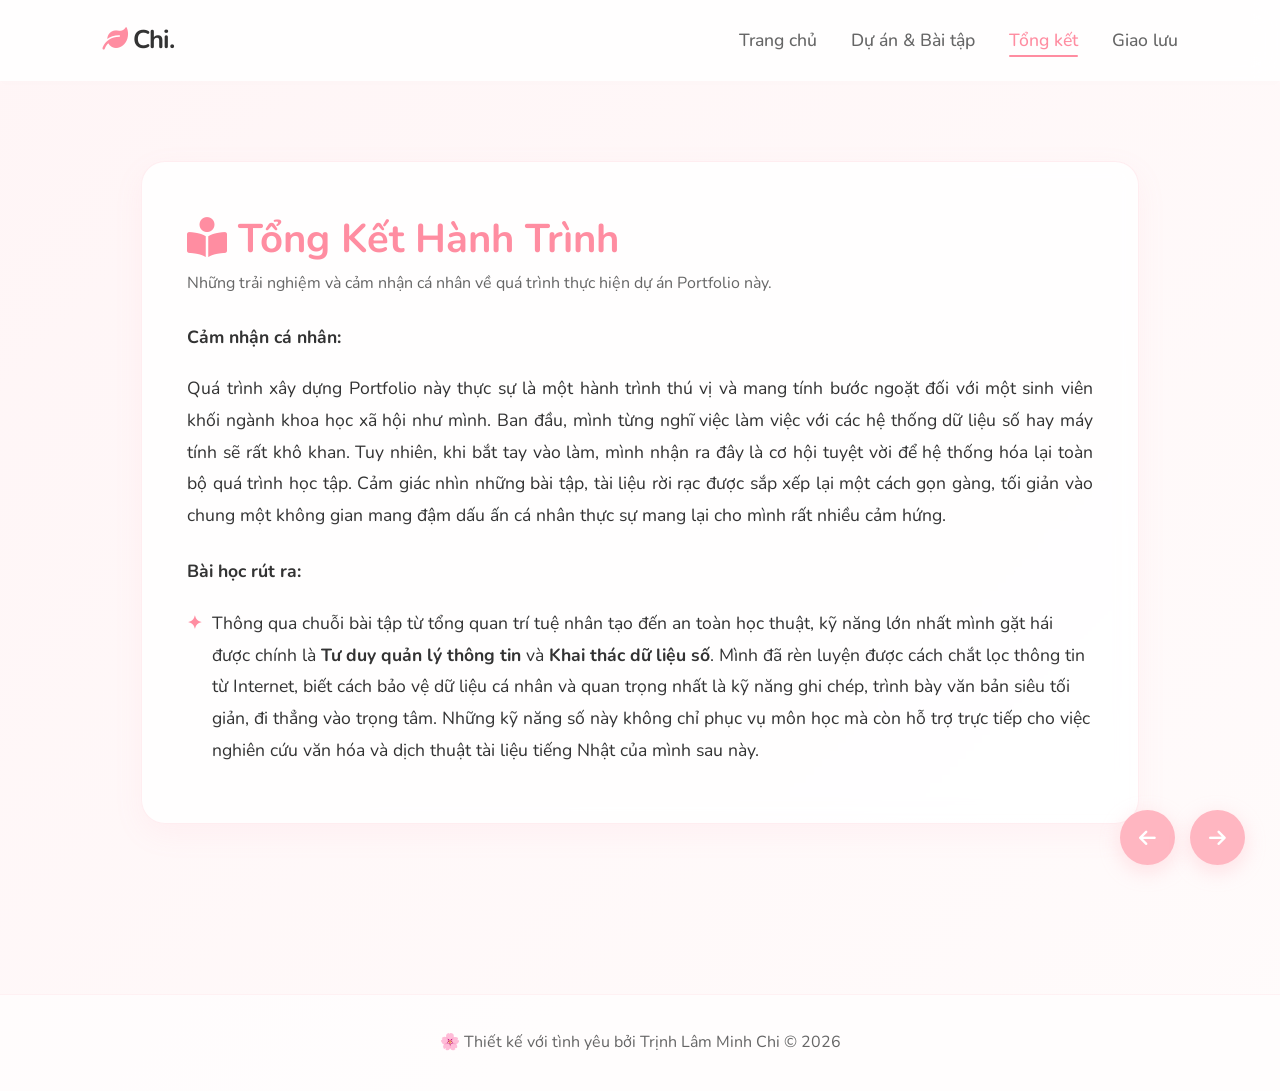
<file: summary.html>
<!DOCTYPE html>
<html lang="vi">
<head>
    <meta charset="UTF-8">
    <meta name="viewport" content="width=device-width, initial-scale=1.0">
    <title>Minh Chi | Tổng kết Portfolio</title>
    <link rel="stylesheet" href="style.css">
    <link rel="stylesheet" href="https://cdnjs.cloudflare.com/ajax/libs/font-awesome/6.0.0/css/all.min.css">
    <style>
        /* Toàn bộ hệ màu biến được đồng bộ hóa và căn chỉnh sắc độ */
        :root {
            --accent: #ff8da1;
            --accent-hover: #ff6b84;
            --bg-gradient: linear-gradient(135deg, #fff5f6 0%, #fffbfb 100%);
            --text-main: #333333;
            --text-muted: #666666;
            --shadow: 0 10px 30px rgba(255, 141, 161, 0.08);
            --transition: all 0.3s ease;
        }

        body {
            font-family: 'Segoe UI', Tahoma, Geneva, Verdana, sans-serif;
            background: var(--bg-gradient);
            color: var(--text-main);
            margin: 0;
            padding: 0;
            line-height: 1.6;
            animation: pageIn .5s ease;
        }

        body.page-out{
            animation: pageOut .5s ease forwards;
        }

        /* VÙNG NỀN HIỆU ỨNG NGÔI SAO BLINK BLINK (4 CÁNH SVG) */
        .star-bg {
            position: fixed;
            top: 0;
            left: 0;
            width: 100%;
            height: 100%;
            pointer-events: none;
            z-index: -1;
            overflow: hidden;
        }

        /* Định dạng ngôi sao lấp lánh sử dụng mã màu vàng ấm áp */
        .blink-star {
            position: absolute;
            fill: #ffca28; /* Màu vàng ấm, sáng lấp lánh giống ảnh mẫu */
            opacity: 0;
            animation: blinkBlink 4s infinite ease-in-out;
        }

        /* Tạo nhịp điệu co giãn và ẩn hiện liên tục ngẫu nhiên khắp nền */
        @keyframes blinkBlink {
            0%, 100% {
                transform: scale(0.3) rotate(0deg);
                opacity: 0;
                filter: drop-shadow(0 0 0 rgba(255, 202, 40, 0));
            }
            50% {
                transform: scale(1.1) rotate(15deg);
                opacity: 0.85;
                filter: drop-shadow(0 0 8px rgba(255, 202, 40, 0.6));
            }
        }

        /* Tọa độ phân bố ngẫu nhiên các cụm sao xung quanh khung hình */
        .blink-star:nth-child(1) { top: 10%; left: 6%; width: 28px; height: 28px; animation-delay: 0s; }
        .blink-star:nth-child(2) { top: 16%; left: 10%; width: 14px; height: 14px; animation-delay: 0.8s; }
        
        .blink-star:nth-child(3) { top: 20%; left: 88%; width: 30px; height: 30px; animation-delay: 1.5s; }
        .blink-star:nth-child(4) { top: 28%; left: 93%; width: 16px; height: 16px; animation-delay: 2.3s; }
        
        .blink-star:nth-child(5) { top: 78%; left: 5%; width: 26px; height: 26px; animation-delay: 3.1s; }
        .blink-star:nth-child(6) { top: 70%; left: 11%; width: 14px; height: 14px; animation-delay: 0.4s; }
        
        .blink-star:nth-child(7) { top: 82%; left: 85%; width: 28px; height: 28px; animation-delay: 1.9s; }
        .blink-star:nth-child(8) { top: 74%; left: 90%; width: 15px; height: 15px; animation-delay: 1.1s; }
        
        .blink-star:nth-child(9) { top: 48%; left: 94%; width: 22px; height: 22px; animation-delay: 2.7s; }
        .blink-star:nth-child(10) { top: 8%; left: 50%; width: 20px; height: 20px; animation-delay: 3.5s; }
        .blink-star:nth-child(11) { top: 52%; left: 4%; width: 18px; height: 18px; animation-delay: 1.7s; }

        /* Tối ưu hóa giao diện Navigation */
        nav {
            display: flex;
            justify-content: space-between;
            align-items: center;
            padding: 20px 8%;
            background: rgba(255, 255, 255, 0.85);
            backdrop-filter: blur(12px);
            box-shadow: 0 2px 10px rgba(0,0,0,0.01);
            position: sticky;
            top: 0;
            z-index: 1000;
        }
        .logo {
            font-size: 1.6rem;
            font-weight: 700;
            color: var(--text-main);
        }
        .nav-links a {
            margin-left: 30px;
            text-decoration: none;
            color: var(--text-muted);
            font-weight: 500;
            font-size: 1.1rem;
            transition: var(--transition);
            position: relative;
            padding: 5px 0;
        }
        .nav-links a:hover, .nav-links a.active {
            color: var(--accent);
        }
        .nav-links a.active::after {
            content: '';
            position: absolute;
            bottom: 0;
            left: 0;
            width: 100%;
            height: 2px;
            background: var(--accent);
            border-radius: 2px;
        }

        /* Thiết kế hộp nội dung tổng kết */
        .container {
            max-width: 1100px;
            margin: 0 auto;
            padding: 60px 4% 120px 4%;
        }

        .summary-box {
            background: rgba(255, 255, 255, 0.85);
            backdrop-filter: blur(10px);
            border: 1px solid rgba(255, 141, 161, 0.15);
            padding: 45px;
            border-radius: 24px;
            box-shadow: var(--shadow);
            margin-top: 20px;
        }
        .summary-content {
            margin-top: 25px;
            font-size: 1.1rem;
            line-height: 1.8;
            color: var(--text-main);
        }
        .summary-content p {
            text-align: justify;
            margin-bottom: 20px;
        }
        .summary-content ul {
            padding-left: 0;
            list-style: none;
        }
        .summary-content ul li {
            position: relative;
            padding-left: 25px;
            margin-bottom: 12px;
        }
        .summary-content ul li::before {
            content: "✦";
            position: absolute;
            left: 0;
            color: var(--accent);
            font-weight: bold;
        }

        /* HỆ THỐNG ĐIỀU HƯỚNG MŨI TÊN TRANG CỐ ĐỊNH */
        .page-arrows {
            position: fixed;
            bottom: 35px;
            right: 35px;
            display: flex;
            gap: 15px;
            z-index: 9999;
        }

        .arrow-btn {
            width: 55px;
            height: 55px;
            border-radius: 50%;
            background: #ffb6c1;
            color: white;
            display: flex;
            align-items: center;
            justify-content: center;
            text-decoration: none;
            font-size: 1.2rem;
            box-shadow: 0 6px 20px rgba(255,182,193,0.4);
            transition: 0.35s ease;
            cursor: pointer;
        }

        .arrow-btn:hover {
            transform: translateY(-5px) scale(1.08);
            background: #ff8da1;
        }

        footer {
            text-align: center;
            padding: 35px 0;
            color: var(--text-muted);
            font-size: 1rem;
            border-top: 1px solid rgba(255, 141, 161, 0.1);
            background: rgba(255, 255, 255, 0.6);
            position: relative;
        }

        @keyframes pageIn {
            from { opacity: 0; transform: translateX(40px); }
            to { opacity: 1; transform: translateX(0); }
        }

        @keyframes pageOut {
            from { opacity: 1; transform: translateX(0); }
            to { opacity: 0; transform: translateX(-40px); }
        }
    </style>
</head>
<body>
    <!-- KHỐI CHỨA CÁC CỤM SAO SVG BỐ TRÍ THEO CẶP LỚN NHỎ KHÔNG LO LỖI HIỂN THỊ -->
    <div class="star-bg">
        <!-- Mỗi thẻ <svg> là một ngôi sao bốn cánh đúng chuẩn vẽ bằng mã code tọa độ -->
        <svg class="blink-star" viewBox="0 0 24 24"><path d="M12 0L14.6 9.4L24 12L14.6 14.6L12 24L9.4 14.6L0 12L9.4 9.4Z"/></svg>
        <svg class="blink-star" viewBox="0 0 24 24"><path d="M12 0L14.6 9.4L24 12L14.6 14.6L12 24L9.4 14.6L0 12L9.4 9.4Z"/></svg>
        <svg class="blink-star" viewBox="0 0 24 24"><path d="M12 0L14.6 9.4L24 12L14.6 14.6L12 24L9.4 14.6L0 12L9.4 9.4Z"/></svg>
        <svg class="blink-star" viewBox="0 0 24 24"><path d="M12 0L14.6 9.4L24 12L14.6 14.6L12 24L9.4 14.6L0 12L9.4 9.4Z"/></svg>
        <svg class="blink-star" viewBox="0 0 24 24"><path d="M12 0L14.6 9.4L24 12L14.6 14.6L12 24L9.4 14.6L0 12L9.4 9.4Z"/></svg>
        <svg class="blink-star" viewBox="0 0 24 24"><path d="M12 0L14.6 9.4L24 12L14.6 14.6L12 24L9.4 14.6L0 12L9.4 9.4Z"/></svg>
        <svg class="blink-star" viewBox="0 0 24 24"><path d="M12 0L14.6 9.4L24 12L14.6 14.6L12 24L9.4 14.6L0 12L9.4 9.4Z"/></svg>
        <svg class="blink-star" viewBox="0 0 24 24"><path d="M12 0L14.6 9.4L24 12L14.6 14.6L12 24L9.4 14.6L0 12L9.4 9.4Z"/></svg>
        <svg class="blink-star" viewBox="0 0 24 24"><path d="M12 0L14.6 9.4L24 12L14.6 14.6L12 24L9.4 14.6L0 12L9.4 9.4Z"/></svg>
        <svg class="blink-star" viewBox="0 0 24 24"><path d="M12 0L14.6 9.4L24 12L14.6 14.6L12 24L9.4 14.6L0 12L9.4 9.4Z"/></svg>
        <svg class="blink-star" viewBox="0 0 24 24"><path d="M12 0L14.6 9.4L24 12L14.6 14.6L12 24L9.4 14.6L0 12L9.4 9.4Z"/></svg>
    </div>

    <nav>
        <div class="logo"><i class="fa-solid fa-leaf" style="color: var(--accent);"></i> Chi.</div>
        <div class="nav-links">
            <a href="index.html">Trang chủ</a>
            <a href="projects.html">Dự án & Bài tập</a>
            <a href="summary.html" class="active">Tổng kết</a>
            <a href="contact.html">Giao lưu</a>
        </div>
    </nav>

    <div class="container">
        <div class="summary-box">
            <h2 style="font-size: 2.5rem; color: var(--accent); margin-top: 0;">
                <i class="fa-solid fa-book-open-reader"></i> Tổng Kết Hành Trình
            </h2>
            <p style="color: var(--text-muted); margin-bottom: 20px;">Những trải nghiệm và cảm nhận cá nhân về quá trình thực hiện dự án Portfolio này.</p>
            
            <div class="summary-content">
                <p><strong>Cảm nhận cá nhân:</strong></p>
                <p>
                    Quá trình xây dựng Portfolio này thực sự là một hành trình thú vị và mang tính bước ngoặt đối với một sinh viên khối ngành khoa học xã hội như mình. Ban đầu, mình từng nghĩ việc làm việc với các hệ thống dữ liệu số hay máy tính sẽ rất khô khan. Tuy nhiên, khi bắt tay vào làm, mình nhận ra đây là cơ hội tuyệt vời để hệ thống hóa lại toàn bộ quá trình học tập. Cảm giác nhìn những bài tập, tài liệu rời rạc được sắp xếp lại một cách gọn gàng, tối giản vào chung một không gian mang đậm dấu ấn cá nhân thực sự mang lại cho mình rất nhiều cảm hứng.
                </p>
                
                <p style="margin-top: 25px;"><strong>Bài học rút ra:</strong></p>
                <ul>
                    <li>
                        Thông qua chuỗi bài tập từ tổng quan trí tuệ nhân tạo đến an toàn học thuật, kỹ năng lớn nhất mình gặt hái được chính là <strong>Tư duy quản lý thông tin</strong> và <strong>Khai thác dữ liệu số</strong>. Mình đã rèn luyện được cách chắt lọc thông tin từ Internet, biết cách bảo vệ dữ liệu cá nhân và quan trọng nhất là kỹ năng ghi chép, trình bày văn bản siêu tối giản, đi thẳng vào trọng tâm. Những kỹ năng số này không chỉ phục vụ môn học mà còn hỗ trợ trực tiếp cho việc nghiên cứu văn hóa và dịch thuật tài liệu tiếng Nhật của mình sau này.
                    </li>
                </ul>
            </div>
        </div>
    </div>

    <!-- Hệ thống nút bấm chuyển trang dạng bo tròn cố định -->
    <div class="page-arrows">
        <a id="prevPage" class="arrow-btn">
            <i class="fa-solid fa-arrow-left"></i>
        </a>
        <a id="nextPage" class="arrow-btn">
            <i class="fa-solid fa-arrow-right"></i>
        </a>
    </div>

    <footer>
        <p>🌸 Thiết kế với tình yêu bởi Trịnh Lâm Minh Chi © 2026</p>
    </footer>

    <script>
    const pages = [
        "index.html",
        "projects.html",
        "summary.html",
        "contact.html"
    ];

    const current = window.location.pathname.split("/").pop() || "summary.html";
    const currentIndex = pages.indexOf(current);

    const prevIndex = (currentIndex - 1 + pages.length) % pages.length;
    const nextIndex = (currentIndex + 1) % pages.length;

    document.getElementById("prevPage").href = pages[prevIndex];
    document.getElementById("nextPage").href = pages[nextIndex];

    document.querySelectorAll(".arrow-btn").forEach(btn=>{
        btn.addEventListener("click", function(e){
            e.preventDefault();
            document.body.classList.add("page-out");
            const target = this.href;
            setTimeout(()=>{
                window.location.href = target;
            }, 450);
        });
    });
    </script>
</body>
</html>
</file>
<file: style.css>
@import url('https://fonts.googleapis.com/css2?family=Nunito:wght@400;600;700;800&display=swap');

:root {
    --bg-main: #fff5f7; /* Nền trắng hồng nhẹ */
    --bg-card: #ffffff;
    --text-main: #5a464c; /* Nâu xám mềm mại, không dùng đen đậm */
    --text-muted: #8c7379;
    --accent: #ff8da1; /* Hồng Sakura */
    --accent-hover: #ff6b87;
    --shadow: 0 10px 25px rgba(255, 141, 161, 0.15);
    --transition: all 0.3s ease;
}

* {
    margin: 0;
    padding: 0;
    box-sizing: border-box;
    font-family: 'Nunito', sans-serif;
}

body {
    background-color: var(--bg-main);
    color: var(--text-main);
    line-height: 1.6;
}

/* Navigation - Mềm mại, dính dấp */
nav {
    display: flex;
    justify-content: space-between;
    align-items: center;
    padding: 20px 50px;
    background: rgba(255, 255, 255, 0.8);
    position: sticky;
    top: 0;
    z-index: 100;
    backdrop-filter: blur(12px);
    box-shadow: 0 2px 10px rgba(0,0,0,0.02);
}

.logo {
    font-size: 1.8rem;
    font-weight: 800;
    color: var(--accent);
    letter-spacing: -1px;
}

.nav-links a {
    color: var(--text-main);
    text-decoration: none;
    margin-left: 35px;
    font-weight: 700;
    transition: var(--transition);
    position: relative;
}

.nav-links a:hover, .nav-links a.active {
    color: var(--accent);
}

/* Layout chung */
.container {
    max-width: 1000px;
    margin: 0 auto;
    padding: 50px 20px;
}

/* Hero Section */
.hero {
    display: flex;
    align-items: center;
    justify-content: space-between;
    min-height: 75vh;
    gap: 40px;
}

.hero-content h1 {
    font-size: 3.2rem;
    color: var(--accent);
    margin-bottom: 10px;
    line-height: 1.1;
}

.hero-content h2 {
    font-size: 1.8rem;
    color: var(--text-main);
    margin-bottom: 20px;
}

.hero-content p {
    color: var(--text-muted);
    font-size: 1.1rem;
    margin-bottom: 30px;
    max-width: 480px;
}

.btn {
    padding: 14px 30px;
    background: var(--accent);
    color: #fff;
    text-decoration: none;
    border-radius: 30px; /* Bo tròn hoàn toàn */
    font-weight: 700;
    transition: var(--transition);
    display: inline-block;
    box-shadow: var(--shadow);
}

.btn:hover {
    background: var(--accent-hover);
    transform: translateY(-3px);
}

.hero-image img {
    width: 420px;
    border-radius: 40px 10px 40px 10px; /* Cắt góc sáng tạo */
    box-shadow: var(--shadow);
    border: 4px solid #fff;
}

/* Grid Dự án */
.grid {
    display: grid;
    grid-template-columns: repeat(auto-fit, minmax(300px, 1fr));
    gap: 30px;
    margin-top: 40px;
}

.card {
    background: var(--bg-card);
    padding: 25px;
    border-radius: 20px;
    transition: var(--transition);
    box-shadow: var(--shadow);
    border: 2px solid transparent;
}

.card:hover {
    transform: translateY(-8px);
    border-color: var(--accent);
}

.card img {
    width: 100%;
    height: 180px;
    object-fit: cover;
    border-radius: 12px;
    margin-bottom: 20px;
}

.card h3 {
    color: var(--text-main);
    margin-bottom: 10px;
    font-weight: 800;
}

/* Footer */
footer {
    text-align: center;
    padding: 30px;
    margin-top: 50px;
    color: var(--text-muted);
    font-size: 0.9rem;
}
</file>
